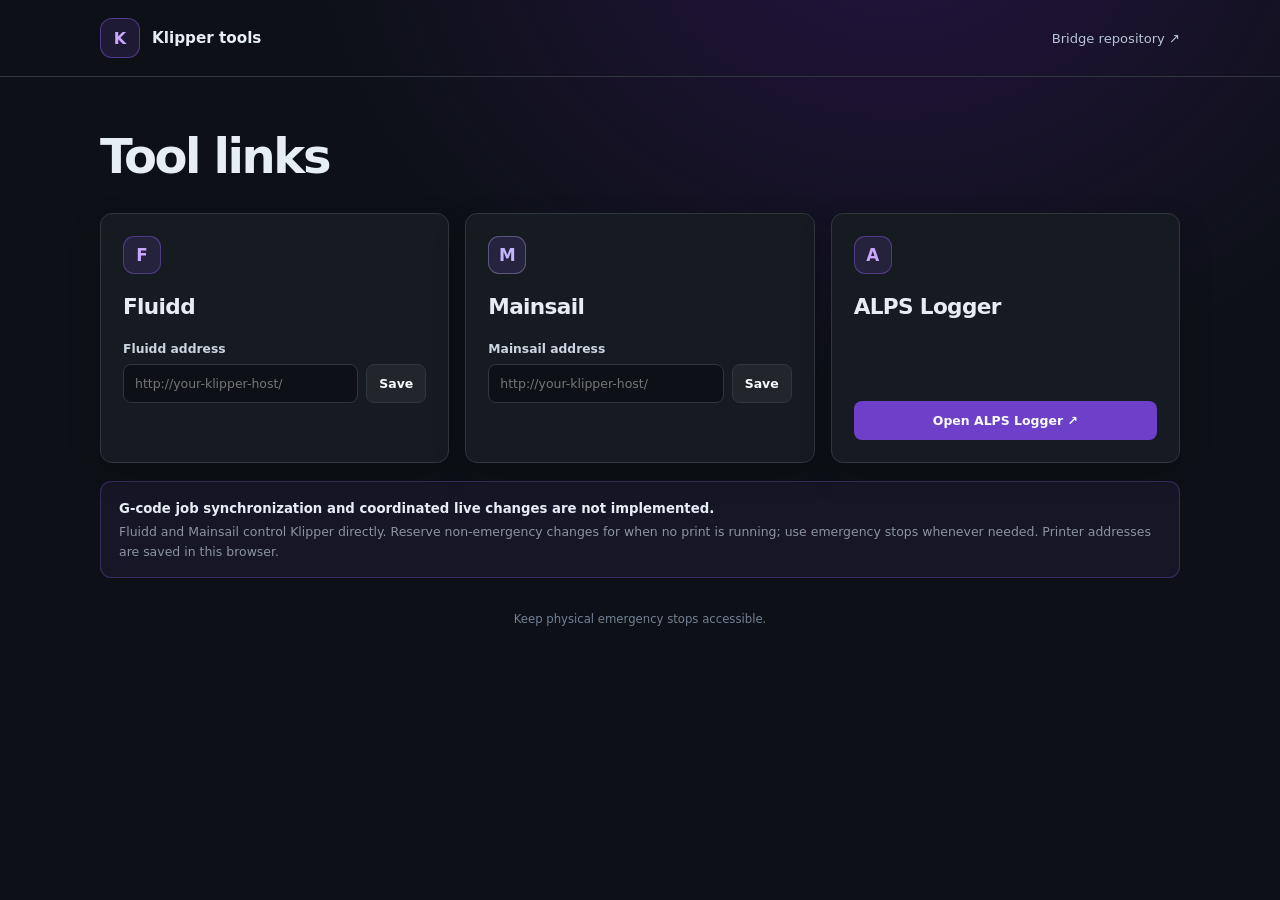
<file: Klipper-AxisForge-Bridge/docs/index.html>
<!doctype html>
<html lang="en">
  <head>
    <meta charset="utf-8">
    <meta name="viewport" content="width=device-width, initial-scale=1">
    <meta name="theme-color" content="#0d1117">
    <title>Robot Fabrication Tools</title>
    <link rel="stylesheet" href="./style.css">
  </head>
  <body>
    <header>
      <a class="brand" href="./" aria-label="Robot Fabrication Tools home">
        <span class="brand-mark">K</span>
        <strong>Klipper tools</strong>
      </a>
      <a class="github-link" href="https://github.com/CrispyButtermilkChickenSalad/Klipper-ROS2-Bridge" target="_blank" rel="noopener noreferrer">Bridge repository ↗</a>
    </header>

    <main>
      <section class="intro">
        <h1>Tool links</h1>
      </section>

      <section class="tool-grid" aria-label="Available tools">
        <article class="tool-card printer-card">
          <div class="card-top">
            <span class="icon">F</span>
          </div>
          <h2>Fluidd</h2>
          <form data-printer="fluidd">
            <label for="fluidd-url">Fluidd address</label>
            <div class="url-row">
              <input id="fluidd-url" type="url" placeholder="http://your-klipper-host/" autocomplete="url" spellcheck="false">
              <button type="submit" class="button secondary">Save</button>
            </div>
            <p id="fluidd-message" class="message" aria-live="polite"></p>
            <a id="fluidd-open" class="button primary open-link" hidden target="_blank" rel="noopener noreferrer">Open Fluidd ↗</a>
          </form>
        </article>

        <article class="tool-card printer-card">
          <div class="card-top">
            <span class="icon mainsail-icon">M</span>
          </div>
          <h2>Mainsail</h2>
          <form data-printer="mainsail">
            <label for="mainsail-url">Mainsail address</label>
            <div class="url-row">
              <input id="mainsail-url" type="url" placeholder="http://your-klipper-host/" autocomplete="url" spellcheck="false">
              <button type="submit" class="button secondary">Save</button>
            </div>
            <p id="mainsail-message" class="message" aria-live="polite"></p>
            <a id="mainsail-open" class="button primary open-link" hidden target="_blank" rel="noopener noreferrer">Open Mainsail ↗</a>
          </form>
        </article>

        <article class="tool-card alps-card">
          <div class="card-top">
            <span class="icon alps-icon">A</span>
          </div>
          <h2>ALPS Logger</h2>
          <a class="button primary open-link alps-open" href="https://crispybuttermilkchickensalad.github.io/ALPS-logger/" target="_blank" rel="noopener noreferrer">Open ALPS Logger ↗</a>
        </article>
      </section>

      <aside class="boundary">
        <div>
        <strong>G-code job synchronization and coordinated live changes are not implemented.</strong>
        <p>Fluidd and Mainsail control Klipper directly. Reserve non-emergency changes for when no print is running; use emergency stops whenever needed. Printer addresses are saved in this browser.</p>
        </div>
      </aside>
    </main>

    <footer>Keep physical emergency stops accessible.</footer>
    <script src="./app.js" defer></script>
  </body>
</html>
</file>
<file: Klipper-AxisForge-Bridge/docs/style.css>
:root {
  color-scheme: dark;
  font-family: Inter, ui-sans-serif, system-ui, -apple-system, BlinkMacSystemFont, "Segoe UI", sans-serif;
  background: #0d1117;
  color: #e6edf3;
  font-synthesis: none;
  --panel: #161b22;
  --line: #30363d;
  --muted: #8b949e;
  --purple: #8957e5;
}

* { box-sizing: border-box; }
body { min-width: 320px; margin: 0; background: radial-gradient(ellipse at 70% -15%, #24133f 0, transparent 46%), #0d1117; }
header { display: flex; align-items: center; justify-content: space-between; gap: 16px; padding: 18px max(24px, calc((100vw - 1080px) / 2)); border-bottom: 1px solid var(--line); }
.brand { display: inline-flex; align-items: center; gap: 12px; color: inherit; text-decoration: none; }
.brand-mark { display: grid; width: 40px; height: 40px; place-items: center; border: 1px solid rgba(137, 87, 229, .5); border-radius: 12px; background: rgba(137, 87, 229, .14); color: #c9a7ff; font-weight: 850; }
.brand strong { font-size: .95rem; }
.github-link { color: #b6c4d7; font-size: .82rem; text-decoration: none; }
.github-link:hover { color: #c9a7ff; }
main { width: min(1080px, calc(100% - 40px)); margin: 54px auto 34px; }
.intro { max-width: 640px; margin-bottom: 32px; }
h1 { margin: 0; font-size: clamp(2rem, 5vw, 3rem); line-height: 1.05; letter-spacing: -.05em; }
.tool-grid { display: grid; grid-template-columns: repeat(3, 1fr); gap: 16px; }
.tool-card { display: flex; min-height: 240px; flex-direction: column; padding: 22px; border: 1px solid var(--line); border-radius: 12px; background: var(--panel); box-shadow: 0 12px 32px rgba(0, 0, 0, .18); }
.card-top { display: flex; align-items: center; justify-content: space-between; }
.icon { display: grid; width: 38px; height: 38px; place-items: center; border: 1px solid rgba(137, 87, 229, .45); border-radius: 11px; background: rgba(137, 87, 229, .13); color: #c9a7ff; font-size: 1.05rem; font-weight: 850; }
.mainsail-icon { color: #c4b5fd; border-color: rgba(196, 181, 253, .34); background: rgba(139, 92, 246, .13); }
.alps-icon { color: #c9a7ff; border-color: rgba(137, 87, 229, .45); background: rgba(137, 87, 229, .13); }
h2 { margin: 20px 0 8px; font-size: 1.35rem; letter-spacing: -.03em; }
.tool-card > p, form > p { color: var(--muted); font-size: .84rem; line-height: 1.55; }
form { display: flex; flex: 1; flex-direction: column; margin-top: 7px; }
label { margin: 8px 0; color: #cbd5e1; font-size: .77rem; font-weight: 700; }
.url-row { display: flex; gap: 8px; }
input { min-width: 0; flex: 1; padding: 10px 11px; border: 1px solid var(--line); border-radius: 8px; outline: none; background: #0d1117; color: #e6edf3; font: inherit; font-size: .78rem; }
input:focus { border-color: var(--purple); box-shadow: 0 0 0 3px rgba(137, 87, 229, .18); }
.button { display: inline-flex; min-height: 39px; align-items: center; justify-content: center; padding: 8px 12px; border: 1px solid transparent; border-radius: 8px; color: #f8fafc; font: inherit; font-size: .78rem; font-weight: 750; text-align: center; text-decoration: none; cursor: pointer; }
.button:hover { filter: brightness(1.13); }
.secondary { border-color: var(--line); background: #21262d; }
.primary { background: #6e40c9; }
.open-link { width: 100%; margin-top: auto; }
.open-link[hidden] { display: none; }
.message { min-height: 18px; margin: 7px 0 12px; color: var(--muted); font-size: .72rem; }
.message.error { color: #fda4af; }
.message.success { color: #86efac; }
.alps-open { margin-top: auto; }
.boundary { display: flex; gap: 13px; margin-top: 18px; padding: 16px 18px; border: 1px solid rgba(137, 87, 229, .3); border-radius: 11px; background: rgba(137, 87, 229, .08); }
.boundary strong { font-size: .83rem; }
.boundary p { margin: 5px 0 0; color: var(--muted); font-size: .78rem; line-height: 1.55; }
footer { padding: 0 20px 26px; color: #718096; text-align: center; font-size: .73rem; }
@media (max-width: 850px) { .tool-grid { grid-template-columns: 1fr 1fr; } .alps-card { grid-column: span 2; min-height: 280px; } }
@media (max-width: 580px) { header { padding: 15px 18px; } .github-link { font-size: .72rem; } main { width: calc(100% - 28px); margin-top: 36px; } .tool-grid { grid-template-columns: 1fr; } .alps-card { grid-column: auto; } .tool-card { min-height: 210px; } .boundary { padding: 14px; } }
</file>
